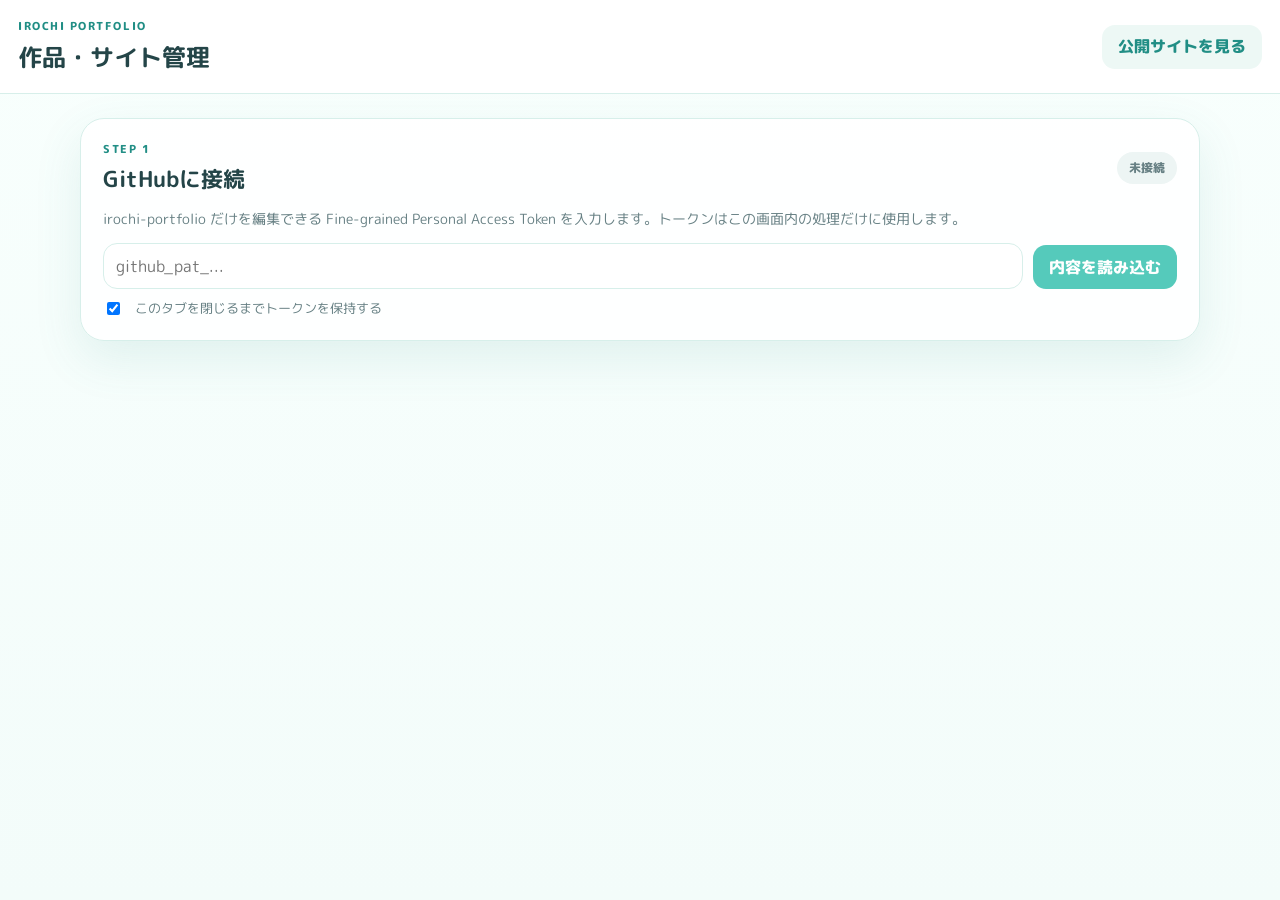
<file: admin.html>
<!DOCTYPE html>
<html lang="ja">
<head>
<meta charset="UTF-8"><meta name="viewport" content="width=device-width,initial-scale=1,viewport-fit=cover">
<meta name="robots" content="noindex,nofollow"><meta name="theme-color" content="#6ad7c9">
<title>作品・サイト管理 | irochi portfolio</title>
<link rel="preconnect" href="https://fonts.googleapis.com"><link rel="preconnect" href="https://fonts.gstatic.com" crossorigin>
<link href="https://fonts.googleapis.com/css2?family=M+PLUS+Rounded+1c:wght@400;500;700;800&display=swap" rel="stylesheet">
<link rel="stylesheet" href="admin.css">
</head>
<body>
<header class="admin-header"><div><p class="eyebrow">IROCHI PORTFOLIO</p><h1>作品・サイト管理</h1></div><a class="ghost-button" href="./" target="_blank" rel="noopener">公開サイトを見る</a></header>
<main class="admin-shell">
<section class="panel" id="auth-panel">
<div class="panel-heading"><div><p class="step">STEP 1</p><h2>GitHubに接続</h2></div><span class="status-badge" id="connection-status">未接続</span></div>
<p class="muted">irochi-portfolio だけを編集できる Fine-grained Personal Access Token を入力します。トークンはこの画面内の処理だけに使用します。</p>
<div class="token-row"><input id="token-input" type="password" autocomplete="off" placeholder="github_pat_..."><button id="load-button" class="primary-button">内容を読み込む</button></div>
<label class="check-row"><input id="remember-session" type="checkbox" checked><span>このタブを閉じるまでトークンを保持する</span></label>
</section>

<section class="panel hidden" id="editor-panel">
<div class="panel-heading editor-heading"><div><p class="step">STEP 2</p><h2>サイト・プロフィール・作品を編集</h2></div>
<div class="editor-actions"><label class="primary-button file-button">写真を追加<input id="file-input" type="file" accept="image/*" multiple></label><button id="save-draft" class="ghost-button">下書き保存</button><button id="load-draft" class="ghost-button">下書き読込</button><button id="clear-draft" class="ghost-button">下書き破棄</button><button id="publish-button" class="publish-button">変更を公開</button></div></div>
<div class="tips"><span>サイト設定</span><span>プロフィール画像差し替え</span><span>ドラッグまたは↑↓で並び替え</span><span>作品画像差し替え</span><span>非公開</span><span>説明・タグ</span><span>制作日・公開日</span><span>サムネ位置</span><span>複製</span></div>
<div class="history-box"><label>変更履歴<select id="history-select"><option value="">履歴を選択</option></select></label><button id="load-history" class="ghost-button">この履歴を読み込む</button></div>

<section class="site-settings-manager" aria-labelledby="site-settings-title">
<div class="settings-heading"><div><p class="step">SITE SETTINGS</p><h3 id="site-settings-title">サイト設定</h3></div><p class="muted">公開サイトの文章・料金・リンク・オープニング演出をコード編集なしで変更できます。</p></div>
<div class="settings-grid">
<label class="settings-wide"><span>ヒーローのキャッチコピー</span><input id="setting-hero-catchphrase" type="text" maxlength="80" placeholder="かわいいを、ひとつの絵に。"></label>
<label class="settings-wide"><span>プロフィール文章</span><textarea id="setting-profile-text" rows="4" maxlength="300"></textarea></label>
<label><span>XアカウントURL</span><input id="setting-x-url" type="text" inputmode="url" placeholder="https://x.com/_irochi_"></label>
<label><span>Xの表示名</span><input id="setting-x-label" type="text" maxlength="60" placeholder="X @_irochi_"></label>
<label class="settings-wide"><span>支払い方法</span><input id="setting-payment-methods" type="text" maxlength="120" placeholder="PayPay / 銀行振込"></label>
<div class="settings-toggle settings-wide"><div><strong>オープニング演出</strong><span>斜めの扉が開く演出を表示するか設定できます。</span></div><label class="switch"><input id="setting-opening-enabled" type="checkbox"><span></span></label></div>
</div>

<div class="price-settings-heading"><div><p class="step">COMMISSION PRICE</p><h4>料金表</h4></div><p class="muted">「おすすめ」にする項目もここから変更できます。</p></div>
<div class="price-settings-grid" id="price-settings-grid">
<article class="price-setting-card" data-price-index="0"><label><span>項目名</span><input class="setting-price-title" type="text"></label><label><span>料金</span><input class="setting-price-value" type="text"></label><label><span>説明（1行ごと）</span><textarea class="setting-price-items" rows="4"></textarea></label><label class="recommended-radio"><input type="radio" name="recommended-price" value="0"><span>おすすめにする</span></label></article>
<article class="price-setting-card" data-price-index="1"><label><span>項目名</span><input class="setting-price-title" type="text"></label><label><span>料金</span><input class="setting-price-value" type="text"></label><label><span>説明（1行ごと）</span><textarea class="setting-price-items" rows="4"></textarea></label><label class="recommended-radio"><input type="radio" name="recommended-price" value="1"><span>おすすめにする</span></label></article>
<article class="price-setting-card" data-price-index="2"><label><span>項目名</span><input class="setting-price-title" type="text"></label><label><span>料金</span><input class="setting-price-value" type="text"></label><label><span>説明（1行ごと）</span><textarea class="setting-price-items" rows="4"></textarea></label><label class="recommended-radio"><input type="radio" name="recommended-price" value="2"><span>おすすめにする</span></label></article>
<article class="price-setting-card" data-price-index="3"><label><span>項目名</span><input class="setting-price-title" type="text"></label><label><span>料金</span><input class="setting-price-value" type="text"></label><label><span>説明（1行ごと）</span><textarea class="setting-price-items" rows="4"></textarea></label><label class="recommended-radio"><input type="radio" name="recommended-price" value="3"><span>おすすめにする</span></label></article>
</div>
</section>

<section class="profile-manager" aria-labelledby="profile-manager-title">
<div class="profile-manager-copy">
<p class="step">PROFILE IMAGE</p>
<h3 id="profile-manager-title">プロフィールイラスト</h3>
<p class="muted">公開サイトの「irochi」プロフィールに表示される活動イメージです。スマホの写真からいつでも差し替えられます。</p>
<div class="profile-actions">
<label class="primary-button file-button">画像を差し替え<input id="profile-file-input" type="file" accept="image/*"></label>
<button id="profile-undo-button" class="ghost-button hidden" type="button">差し替えを取消</button>
</div>
</div>
<div class="profile-preview-wrap">
<img id="profile-preview" src="assets/irochi-profile.webp" alt="プロフィールイラストのプレビュー">
<span id="profile-replace-badge" class="replace-badge hidden">差し替え</span>
</div>
</section>

<div class="works-subheading"><div><p class="step">WORKS</p><h3>作品一覧</h3></div></div>
<div id="empty-state" class="empty-state hidden">作品がありません。「写真を追加」から追加してください。</div>
<div id="works-list" class="works-list"></div>
</section>

<section class="panel hidden" id="publish-panel"><div class="panel-heading"><div><p class="step">STATUS</p><h2>公開状況</h2></div></div><div id="publish-status" class="publish-status"></div></section>
</main>

<template id="work-template">
<article class="work-editor-card" draggable="true">
<div class="drag-handle">⋮⋮</div>
<div class="preview-column"><div class="preview-wrap"><img class="work-preview" alt=""><span class="new-badge hidden">NEW</span><span class="replace-badge hidden">差し替え</span></div><label class="replace-button">画像を差し替え<input class="replace-input" type="file" accept="image/*"></label><button class="undo-replace hidden">差し替え取消</button></div>
<div class="work-fields">
<label><span>タイトル</span><input class="title-input" type="text" maxlength="60"></label>
<label><span>説明文</span><textarea class="description-input" rows="3" maxlength="200"></textarea></label>
<div class="field-grid triple"><label><span>カテゴリ</span><select class="category-select"><option value="girl">女の子</option><option value="stream">配信系</option><option value="event">記念・お祝い</option><option value="other">その他</option></select></label><label><span>表示サイズ</span><select class="size-select"><option value="normal">標準</option><option value="large">大きめ</option><option value="tall">縦長</option><option value="wide">横長</option></select></label><label><span>タグ（カンマ区切り）</span><input class="tags-input" type="text"></label></div>
<div class="field-grid"><label><span>制作日</span><input class="created-input" type="date"></label><label><span>公開日</span><input class="published-input" type="date"></label></div>
<div class="thumb-box"><div class="thumb-head"><span>サムネイル位置</span><small>X <b class="fxv">50</b>% / Y <b class="fyv">35</b>%</small></div><label><small>横</small><input class="focal-x" type="range" min="0" max="100"></label><label><small>縦</small><input class="focal-y" type="range" min="0" max="100"></label></div>
<div class="toggle-row"><label><input class="hero-radio" type="radio" name="hero-work"><span>トップ画像</span></label><label><input class="visible-checkbox" type="checkbox"><span>公開する</span></label></div>
</div>
<div class="order-actions"><button class="icon-button move-up">↑</button><button class="icon-button move-down">↓</button><button class="mini-button duplicate-button">複製</button><button class="remove-button">一覧から外す</button></div>
</article>
</template>
<script src="admin.js"></script>
</body></html>
</file>
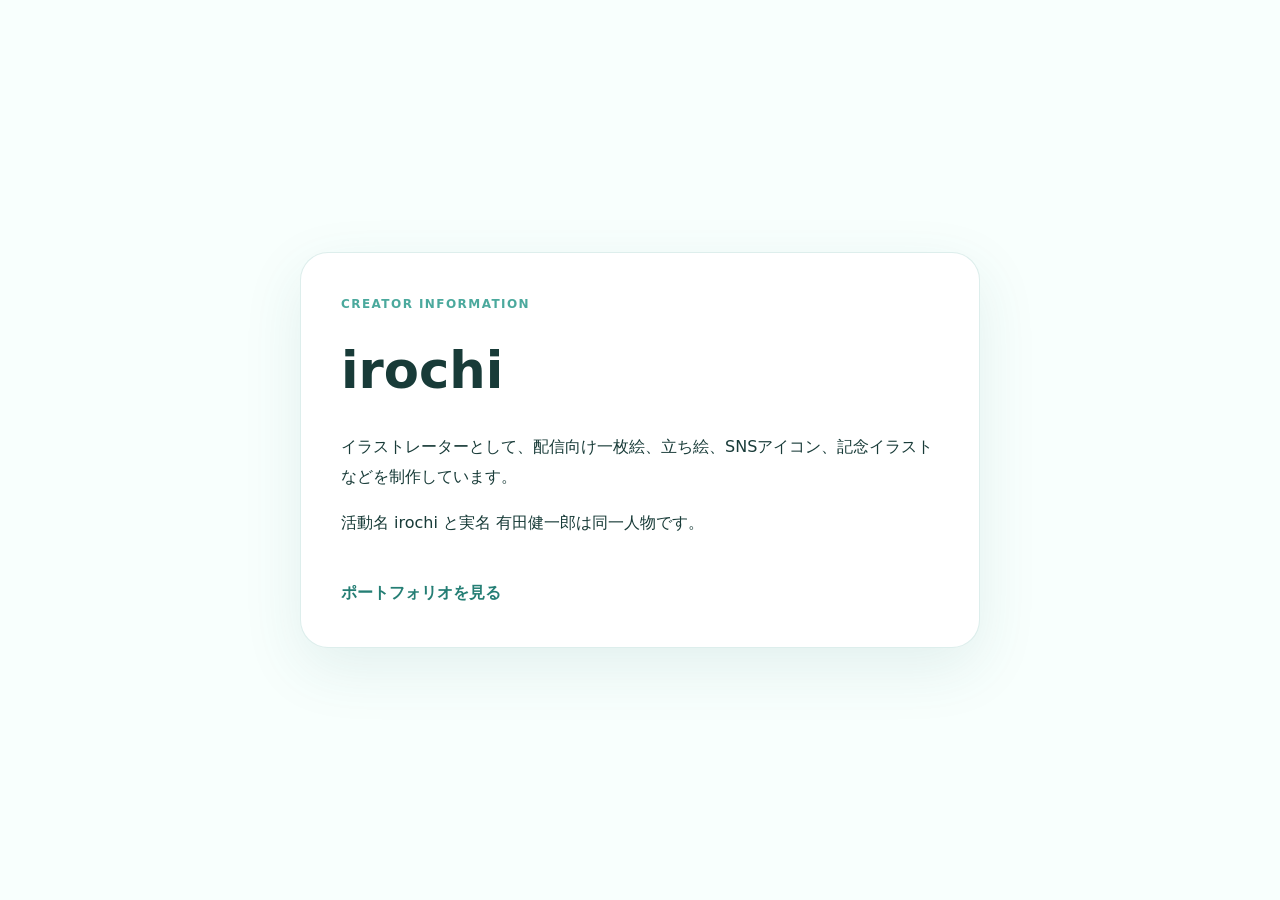
<file: creator-info.html>
<!DOCTYPE html>
<html lang="ja">
<head>
  <meta charset="UTF-8">
  <meta name="viewport" content="width=device-width, initial-scale=1.0">
  <title>Creator Information | irochi</title>
  <meta name="description" content="irochi のクリエイター情報ページです。">
  <meta name="robots" content="index,follow,max-snippet:0,max-image-preview:none">
  <meta name="googlebot" content="index,follow,max-snippet:0,max-image-preview:none">
  <link rel="canonical" href="https://irochi1184.github.io/irochi-portfolio/creator-info.html">
  <link rel="stylesheet" href="style.css">
  <script type="application/ld+json">
  {
    "@context": "https://schema.org",
    "@type": "ProfilePage",
    "@id": "https://irochi1184.github.io/irochi-portfolio/creator-info.html#profilepage",
    "url": "https://irochi1184.github.io/irochi-portfolio/creator-info.html",
    "name": "Creator Information | irochi",
    "mainEntity": {
      "@type": "Person",
      "@id": "https://irochi1184.github.io/irochi-portfolio/#creator",
      "name": "irochi",
      "alternateName": ["Irochi", "IROCHI", "有田健一郎"],
      "url": "https://irochi1184.github.io/irochi-portfolio/",
      "jobTitle": "イラストレーター",
      "sameAs": ["https://x.com/_irochi_"],
      "mainEntityOfPage": "https://irochi1184.github.io/irochi-portfolio/creator-info.html"
    }
  }
  </script>
  <style>
    body{min-height:100vh;display:grid;place-items:center;padding:32px;background:#f8fffd;color:#183b38;font-family:"M PLUS Rounded 1c",system-ui,sans-serif}
    .creator-info-card{width:min(680px,100%);padding:40px;border-radius:28px;background:#fff;border:1px solid rgba(69,163,151,.18);box-shadow:0 20px 60px rgba(43,110,103,.10)}
    .creator-info-card .eyebrow{letter-spacing:.12em;font-weight:800;color:#4ba99d}
    .creator-info-card h1{margin:.4rem 0 1rem;font-size:clamp(2rem,6vw,3.2rem)}
    .creator-info-card p{line-height:1.9}
    .creator-info-card a{display:inline-flex;margin-top:24px;font-weight:800;color:#247e74;text-decoration:none}
  </style>
</head>
<body>
  <main class="creator-info-card">
    <p class="eyebrow">CREATOR INFORMATION</p>
    <h1>irochi</h1>
    <p>イラストレーターとして、配信向け一枚絵、立ち絵、SNSアイコン、記念イラストなどを制作しています。</p>
    <p data-nosnippet>活動名 irochi と実名 有田健一郎は同一人物です。</p>
    <a href="./">ポートフォリオを見る</a>
  </main>
</body>
</html>
</file>
<file: admin.css>
:root{--bg:#f3fcfa;--card:#fff;--text:#244548;--muted:#678084;--line:#d7efea;--main:#55cabb;--main-dark:#218e85;--danger:#c86473;--shadow:0 18px 48px rgba(67,149,141,.12)}*{box-sizing:border-box}body{margin:0;min-height:100vh;font-family:"M PLUS Rounded 1c",sans-serif;color:var(--text);background:linear-gradient(180deg,#f8fffd,var(--bg))}button,input,select,textarea{font:inherit}button{cursor:pointer}textarea{resize:vertical}.admin-header{position:sticky;top:0;z-index:20;display:flex;align-items:center;justify-content:space-between;gap:18px;padding:18px;background:rgba(255,255,255,.92);border-bottom:1px solid var(--line);backdrop-filter:blur(18px)}.admin-header h1{margin:0;font-size:24px}.eyebrow,.step{margin:0 0 4px;color:var(--main-dark);font-size:11px;font-weight:800;letter-spacing:.14em}.admin-shell{width:min(1120px,calc(100% - 24px));margin:24px auto 64px;display:grid;gap:18px}.panel{padding:22px;border:1px solid var(--line);border-radius:24px;background:rgba(255,255,255,.94);box-shadow:var(--shadow)}.panel-heading{display:flex;align-items:center;justify-content:space-between;gap:16px;margin-bottom:14px}.panel-heading h2{margin:0;font-size:22px}.muted{color:var(--muted);font-size:14px}.status-badge{padding:7px 12px;border-radius:999px;background:#edf5f4;color:var(--muted);font-size:12px;font-weight:800}.status-badge.connected{background:#e3f8f3;color:var(--main-dark)}.token-row,.history-box{display:grid;grid-template-columns:1fr auto;gap:10px;align-items:end}input[type=text],input[type=password],input[type=date],select,textarea{width:100%;min-height:46px;padding:9px 12px;border:1px solid var(--line);border-radius:14px;background:#fff;color:var(--text);outline:none}input:focus,select:focus,textarea:focus{border-color:var(--main);box-shadow:0 0 0 3px rgba(85,202,187,.14)}.primary-button,.publish-button,.ghost-button,.mini-button,.replace-button,.undo-replace{display:inline-flex;align-items:center;justify-content:center;min-height:44px;padding:0 16px;border:0;border-radius:13px;font-weight:800;text-decoration:none}.primary-button{background:var(--main);color:#fff}.publish-button{background:var(--main-dark);color:#fff}.ghost-button,.mini-button,.replace-button,.undo-replace{background:#edf8f5;color:var(--main-dark)}.file-button input,.replace-button input{display:none}.check-row,.toggle-row{display:flex;align-items:center;gap:12px;margin-top:10px;color:var(--muted);font-size:13px}.editor-heading{align-items:flex-start}.editor-actions{display:flex;flex-wrap:wrap;gap:8px;justify-content:flex-end}.tips{display:flex;flex-wrap:wrap;gap:8px;margin-bottom:16px}.tips span{padding:6px 10px;background:#eef9f6;border-radius:999px;font-size:11px;color:var(--main-dark);font-weight:700}.history-box{margin:0 0 18px;padding:14px;border:1px solid var(--line);border-radius:16px;background:#fbfffe}.history-box label{display:grid;gap:5px;color:var(--muted);font-size:12px}.site-settings-manager{margin:0 0 26px;padding:20px;border:1px solid var(--line);border-radius:20px;background:linear-gradient(135deg,#fffefd,#f2fbf8)}.settings-heading,.price-settings-heading{display:flex;align-items:end;justify-content:space-between;gap:18px}.settings-heading h3,.price-settings-heading h4{margin:0;font-size:20px}.settings-heading .muted,.price-settings-heading .muted{margin:0;max-width:520px}.settings-grid{display:grid;grid-template-columns:1fr 1fr;gap:12px;margin-top:18px}.settings-grid label,.price-setting-card label{display:grid;gap:5px}.settings-grid label>span,.price-setting-card label>span{font-size:11px;font-weight:700;color:var(--muted)}.settings-wide{grid-column:1/-1}.settings-toggle{display:flex;align-items:center;justify-content:space-between;gap:18px;padding:14px 16px;border:1px solid var(--line);border-radius:16px;background:#fff}.settings-toggle strong{display:block;font-size:14px}.settings-toggle span{display:block;margin-top:3px;color:var(--muted);font-size:12px}.switch{position:relative;flex:0 0 auto}.switch input{position:absolute;opacity:0;pointer-events:none}.switch span{display:block;width:54px;height:30px;margin:0;border-radius:999px;background:#dbeae7;position:relative;transition:.25s ease}.switch span::after{content:"";position:absolute;width:24px;height:24px;top:3px;left:3px;border-radius:50%;background:#fff;box-shadow:0 2px 8px rgba(0,0,0,.14);transition:.25s ease}.switch input:checked+span{background:var(--main)}.switch input:checked+span::after{transform:translateX(24px)}.price-settings-heading{margin-top:24px;padding-top:20px;border-top:1px solid var(--line)}.price-settings-grid{display:grid;grid-template-columns:repeat(2,1fr);gap:12px;margin-top:14px}.price-setting-card{display:grid;gap:10px;padding:14px;border:1px solid var(--line);border-radius:16px;background:#fff}.recommended-radio{display:flex!important;grid-template-columns:auto 1fr;align-items:center;gap:8px;padding:9px 10px;border-radius:12px;background:#f3faf8;color:var(--main-dark)}.recommended-radio input{accent-color:var(--main-dark)}.profile-manager{display:grid;grid-template-columns:1fr 220px;gap:24px;align-items:center;margin:0 0 26px;padding:20px;border:1px solid var(--line);border-radius:20px;background:linear-gradient(135deg,#fbfffe,#f2fbf8)}.profile-manager h3,.works-subheading h3{margin:0;font-size:20px}.profile-manager .muted{margin:10px 0 0}.profile-actions{display:flex;flex-wrap:wrap;gap:8px;margin-top:16px}.profile-preview-wrap{position:relative;overflow:hidden;width:220px;aspect-ratio:1;border-radius:20px;border:1px solid var(--line);background:#fff;box-shadow:0 12px 28px rgba(67,149,141,.12)}.profile-preview-wrap img{width:100%;height:100%;display:block;object-fit:cover}.profile-preview-wrap .replace-badge{left:10px;bottom:10px}.works-subheading{display:flex;align-items:end;justify-content:space-between;margin:6px 0 14px}.works-list{display:grid;gap:14px}.work-editor-card{display:grid;grid-template-columns:28px 130px 1fr 110px;gap:14px;align-items:start;padding:14px;border:1px solid var(--line);border-radius:20px;background:#fff}.work-editor-card.dragging{opacity:.5}.drag-handle{display:grid;place-items:center;min-height:130px;color:var(--muted);font-size:20px;cursor:grab;user-select:none}.preview-column{display:grid;gap:8px}.preview-wrap{position:relative;overflow:hidden;width:130px;aspect-ratio:1;border-radius:15px;background:#eef7f5}.work-preview{width:100%;height:100%;object-fit:cover;display:block}.new-badge,.replace-badge{position:absolute;left:8px;padding:4px 8px;border-radius:999px;color:#fff;font-size:10px;font-weight:800}.new-badge{top:8px;background:var(--main-dark)}.replace-badge{bottom:8px;background:#ec9160}.work-fields{display:grid;gap:10px}.work-fields label>span,.thumb-head span{display:block;margin-bottom:5px;color:var(--muted);font-size:11px;font-weight:700}.field-grid{display:grid;grid-template-columns:1fr 1fr;gap:10px}.field-grid.triple{grid-template-columns:1fr 1fr 1fr}.thumb-box{padding:12px;border:1px solid var(--line);border-radius:14px;background:#fbfffe}.thumb-head{display:flex;justify-content:space-between;gap:10px;margin-bottom:6px}.thumb-head small{color:var(--muted)}.thumb-box input[type=range]{width:100%}.toggle-row label{display:flex;align-items:center;gap:7px}.order-actions{display:grid;grid-template-columns:1fr 1fr;gap:7px}.icon-button,.remove-button{min-height:42px;border:1px solid var(--line);border-radius:12px;background:#f8fcfb;color:var(--text)}.duplicate-button,.remove-button{grid-column:1/-1}.remove-button{color:var(--danger)}.empty-state,.publish-status{padding:22px;border-radius:16px;background:#f2faf8;color:var(--muted);font-size:14px}.publish-status.success{background:#e8faf5;color:var(--main-dark)}.publish-status.error{background:#fff0f2;color:#a84b5a}.hidden{display:none!important}body.busy::after{content:"処理中…";position:fixed;inset:0;z-index:999;display:grid;place-items:center;background:rgba(255,255,255,.8);backdrop-filter:blur(6px);font-weight:800;color:var(--main-dark)}@media(max-width:900px){.settings-heading,.price-settings-heading{align-items:start;flex-direction:column}.price-settings-grid{grid-template-columns:1fr}.profile-manager{grid-template-columns:1fr 180px}.profile-preview-wrap{width:180px}.work-editor-card{grid-template-columns:28px 110px 1fr}.order-actions{grid-column:2/-1;grid-template-columns:repeat(4,1fr)}.duplicate-button,.remove-button{grid-column:auto}.field-grid.triple{grid-template-columns:1fr}}@media(max-width:700px){.panel{padding:16px;border-radius:20px}.token-row,.history-box,.settings-grid{grid-template-columns:1fr}.settings-wide{grid-column:auto}.editor-heading{display:grid}.editor-actions{justify-content:stretch}.editor-actions>*{flex:1}.settings-toggle{align-items:flex-start}.profile-manager{grid-template-columns:1fr}.profile-preview-wrap{width:min(220px,100%)}.work-editor-card{grid-template-columns:1fr}.drag-handle{min-height:auto}.preview-wrap{width:100px}.field-grid{grid-template-columns:1fr}.order-actions{grid-column:auto;grid-template-columns:1fr 1fr}.duplicate-button,.remove-button{grid-column:auto}}
</file>
<file: style.css>
:root {
  --bg: #f7fffd;
  --bg-soft: #eefcf8;
  --white: #ffffff;
  --text: #234447;
  --muted: #5f7b7f;
  --line: #d8f1eb;
  --main: #6ad7c9;
  --main-deep: #35b9ac;
  --main-dark: #1f8f87;
  --pink: #ffb9d8;
  --yellow: #ffe59c;
  --shadow: 0 20px 50px rgba(80, 170, 160, 0.14);
  --radius-xl: 36px;
  --radius-lg: 26px;
  --radius-md: 18px;
}

* { box-sizing: border-box; }
html { scroll-behavior: smooth; }
body {
  margin: 0;
  font-family: "M PLUS Rounded 1c", sans-serif;
  color: var(--text);
  background:
    radial-gradient(circle at top left, rgba(255,255,255,.95), rgba(255,255,255,.75) 40%, transparent 42%),
    linear-gradient(180deg, #f7fffd 0%, #effcf7 50%, #f8fffd 100%);
  line-height: 1.75;
  overflow-x: hidden;
  position: relative;
}
img { display: block; width: 100%; }
a { color: inherit; text-decoration: none; }
button { font: inherit; }

.bg-bubbles {
  position: fixed;
  z-index: -1;
  border-radius: 50%;
  filter: blur(3px);
  opacity: .55;
}
.bubble-a {
  width: 280px; height: 280px;
  top: -80px; left: -60px;
  background: radial-gradient(circle, rgba(106,215,201,.22), rgba(106,215,201,0));
}
.bubble-b {
  width: 360px; height: 360px;
  top: 18%; right: -120px;
  background: radial-gradient(circle, rgba(255,185,216,.16), rgba(255,185,216,0));
}
.bubble-c {
  width: 300px; height: 300px;
  bottom: 10%; left: -120px;
  background: radial-gradient(circle, rgba(255,229,156,.18), rgba(255,229,156,0));
}

.site-header {
  position: sticky;
  top: 14px;
  z-index: 20;
  display: flex;
  align-items: center;
  justify-content: space-between;
  width: min(1180px, calc(100% - 28px));
  margin: 18px auto 0;
  padding: 14px 18px 14px 22px;
  background: rgba(255,255,255,.74);
  border: 1px solid rgba(216,241,235,.92);
  box-shadow: 0 10px 30px rgba(102, 186, 177, .1);
  backdrop-filter: blur(16px);
  border-radius: 999px;
}
.logo {
  display: inline-flex;
  align-items: baseline;
  gap: 10px;
}
.logo-main {
  font-family: "Baloo 2", sans-serif;
  font-size: 30px;
  line-height: 1;
  color: var(--main-dark);
}
.logo-sub {
  font-size: 11px;
  letter-spacing: .12em;
  color: var(--muted);
  text-transform: uppercase;
}
.nav {
  display: flex;
  align-items: center;
  gap: 28px;
  font-size: 14px;
}
.nav a { transition: transform .2s ease, opacity .2s ease; }
.nav a:hover { transform: translateY(-2px); opacity: .8; }
.nav-contact {
  padding: 11px 18px;
  background: linear-gradient(135deg, var(--main), var(--main-deep));
  color: white;
  border-radius: 999px;
}
.menu-button {
  display: none;
  border: 0;
  background: transparent;
  padding: 8px;
}
.menu-button span {
  display: block;
  width: 24px;
  height: 2px;
  margin: 5px 0;
  background: var(--main-dark);
  border-radius: 999px;
}

.section-shell {
  width: min(1180px, calc(100% - 32px));
  margin: 0 auto;
}
.hero {
  display: grid;
  grid-template-columns: .95fr 1.05fr;
  gap: 52px;
  padding: 62px 0 52px;
  align-items: center;
}
.mini-badges {
  display: flex;
  flex-wrap: wrap;
  gap: 10px;
  margin-bottom: 18px;
}
.mini-badges span {
  padding: 8px 14px;
  border-radius: 999px;
  background: rgba(106,215,201,.15);
  color: var(--main-dark);
  font-size: 12px;
  font-weight: 700;
}
.eyebrow {
  margin: 0 0 10px;
  color: var(--main-dark);
  font-size: 12px;
  letter-spacing: .16em;
  font-weight: 800;
}
.hero h1, .section-heading h2, .contact-card h2 {
  margin: 0;
  font-family: "Baloo 2", sans-serif;
  font-weight: 700;
  line-height: 1.08;
}
.hero h1 { font-size: clamp(42px, 6vw, 74px); }
.hero-text {
  max-width: 560px;
  margin: 20px 0 0;
  color: var(--muted);
  font-size: 15px;
}
.hero-actions {
  display: flex;
  flex-wrap: wrap;
  gap: 12px;
  margin-top: 28px;
}
.button {
  display: inline-flex;
  align-items: center;
  justify-content: center;
  min-height: 52px;
  padding: 0 24px;
  border-radius: 999px;
  border: 1px solid transparent;
  font-size: 14px;
  font-weight: 800;
  transition: transform .2s ease, box-shadow .2s ease;
}
.button:hover {
  transform: translateY(-2px);
  box-shadow: 0 8px 18px rgba(70, 180, 165, .14);
}
.button.primary {
  background: linear-gradient(135deg, var(--main), var(--main-deep));
  color: white;
}
.button.secondary {
  background: white;
  border-color: var(--line);
}
.hero-stats {
  display: grid;
  grid-template-columns: repeat(3, minmax(0, 1fr));
  gap: 12px;
  margin-top: 30px;
}
.hero-stats div {
  padding: 16px 14px;
  background: rgba(255,255,255,.76);
  border: 1px solid var(--line);
  border-radius: 20px;
  text-align: center;
  box-shadow: var(--shadow);
}
.hero-stats strong {
  display: block;
  font-family: "Baloo 2", sans-serif;
  font-size: 24px;
  line-height: 1;
  color: var(--main-dark);
}
.hero-stats span {
  display: block;
  margin-top: 6px;
  font-size: 12px;
  color: var(--muted);
}

.hero-visual {
  position: relative;
  min-height: 650px;
}
.hero-card {
  position: absolute;
  overflow: hidden;
  background: white;
  border: 1px solid var(--line);
  box-shadow: var(--shadow);
}
.main-card {
  width: min(86%, 560px);
  top: 26px;
  right: 24px;
  border-radius: 42px;
  padding: 16px;
  background: linear-gradient(180deg, #ffffff, #f5fffd);
}
.main-card img {
  aspect-ratio: 4 / 5;
  object-fit: cover;
  border-radius: 30px;
}
.mini-card {
  width: 205px;
  padding: 10px;
  border-radius: 28px;
}
.mini-card img {
  aspect-ratio: 1 / 1;
  object-fit: cover;
  border-radius: 20px;
}
.card-top { left: 0; top: 0; transform: rotate(-7deg); }
.card-bottom { left: 16px; bottom: 34px; transform: rotate(7deg); }
.float-tag {
  position: absolute;
  display: inline-flex;
  align-items: center;
  justify-content: center;
  height: 40px;
  padding: 0 18px;
  border-radius: 999px;
  font-family: "Baloo 2", sans-serif;
  font-size: 22px;
  color: white;
  box-shadow: var(--shadow);
}
.tag-left { right: 22px; top: 0; background: linear-gradient(135deg, #ff9fc8, #ffbfdf); }
.tag-right { right: 0; bottom: 18px; background: linear-gradient(135deg, #67d6c6, #2bb0a1); }

.marquee {
  overflow: hidden;
  border-top: 1px solid rgba(216,241,235,.95);
  border-bottom: 1px solid rgba(216,241,235,.95);
  background: rgba(255,255,255,.55);
}
.marquee-track {
  display: flex;
  gap: 34px;
  width: max-content;
  padding: 16px 0;
  animation: marquee 28s linear infinite;
}
.marquee-track span {
  font-family: "Baloo 2", sans-serif;
  font-size: 22px;
  color: var(--main-dark);
}
@keyframes marquee {
  from { transform: translateX(0); }
  to { transform: translateX(-50%); }
}

.pick-up {
  display: grid;
  grid-template-columns: 1fr 1fr;
  gap: 18px;
  padding: 40px 0 20px;
}
.pickup-card {
  display: flex;
  gap: 18px;
  padding: 24px 24px;
  background: rgba(255,255,255,.82);
  border: 1px solid var(--line);
  border-radius: 26px;
  box-shadow: var(--shadow);
}
.pickup-card h2 {
  margin: 0;
  font-size: 20px;
  font-family: "Baloo 2", sans-serif;
}
.pickup-card p { margin: 6px 0 0; color: var(--muted); }
.pickup-icon {
  flex: 0 0 auto;
  display: grid;
  place-items: center;
  width: 56px;
  height: 56px;
  border-radius: 20px;
  background: linear-gradient(135deg, rgba(106,215,201,.2), rgba(255,185,216,.26));
  font-size: 26px;
  color: var(--main-dark);
}

.works-section,
.about-section,
.commission-section,
.contact-section {
  padding: 96px 0 0;
}
.section-heading {
  display: grid;
  grid-template-columns: .92fr 1.08fr;
  gap: 36px;
  align-items: end;
  margin-bottom: 32px;
}
.section-heading.compact { grid-template-columns: 1fr; }
.section-heading h2,
.contact-card h2 { font-size: clamp(34px, 4vw, 56px); }
.section-heading p { margin: 0; color: var(--muted); }

.filters {
  display: flex;
  flex-wrap: wrap;
  gap: 10px;
  margin-bottom: 24px;
}
.filter {
  padding: 10px 16px;
  border-radius: 999px;
  border: 1px solid var(--line);
  background: rgba(255,255,255,.76);
  color: var(--muted);
  cursor: pointer;
  font-weight: 700;
}
.filter.active {
  background: linear-gradient(135deg, var(--main), var(--main-deep));
  border-color: transparent;
  color: white;
}

.gallery {
  display: grid;
  grid-template-columns: repeat(12, 1fr);
  gap: 18px;
}
.work-card {
  grid-column: span 4;
  position: relative;
  overflow: hidden;
  min-height: 360px;
  border-radius: 28px;
  border: 1px solid var(--line);
  background: white;
  box-shadow: var(--shadow);
  cursor: pointer;
}
.work-card.large { grid-column: span 6; min-height: 470px; }
.work-card.wide { grid-column: span 6; min-height: 420px; }
.work-card.tall { min-height: 500px; }
.work-card img {
  width: 100%;
  height: 100%;
  object-fit: cover;
  transition: transform .35s ease;
}
.work-card:hover img { transform: scale(1.03); }
.work-info {
  position: absolute;
  left: 14px;
  right: 14px;
  bottom: 14px;
  padding: 14px 16px;
  border-radius: 18px;
  background: rgba(255,255,255,.86);
  backdrop-filter: blur(14px);
}
.work-info span {
  display: block;
  font-size: 11px;
  color: var(--main-dark);
  font-weight: 800;
}
.work-info h3 {
  margin: 2px 0 0;
  font-size: 16px;
}

.about-grid {
  display: grid;
  grid-template-columns: 1fr 1fr;
  gap: 18px;
}
.about-card {
  padding: 30px;
  border-radius: 28px;
  border: 1px solid var(--line);
  background: rgba(255,255,255,.8);
  box-shadow: var(--shadow);
}
.card-label {
  display: inline-flex;
  padding: 7px 12px;
  border-radius: 999px;
  background: rgba(106,215,201,.16);
  color: var(--main-dark);
  font-size: 11px;
  font-weight: 800;
}
.about-card h3 {
  margin: 16px 0 12px;
  font-family: "Baloo 2", sans-serif;
  font-size: 30px;
}
.about-card p { margin: 0; color: var(--muted); }
.profile-card ul {
  margin: 18px 0 0;
  padding-left: 18px;
  color: var(--text);
}
.point-list {
  display: grid;
  gap: 12px;
  margin-top: 16px;
}
.point-list div {
  display: grid;
  grid-template-columns: 54px 1fr;
  gap: 12px;
  align-items: start;
  padding: 16px;
  border-radius: 20px;
  background: linear-gradient(135deg, rgba(106,215,201,.13), rgba(255,185,216,.12));
}
.point-list strong {
  display: grid;
  place-items: center;
  width: 54px;
  height: 54px;
  border-radius: 18px;
  background: white;
  color: var(--main-dark);
  font-family: "Baloo 2", sans-serif;
  font-size: 21px;
}
.point-list p { margin: 0; }

.price-grid {
  display: grid;
  grid-template-columns: repeat(4, 1fr);
  gap: 16px;
}
.price-card {
  position: relative;
  padding: 28px 24px;
  background: rgba(255,255,255,.82);
  border: 1px solid var(--line);
  border-radius: 28px;
  box-shadow: var(--shadow);
}
.price-card.featured {
  background: linear-gradient(180deg, rgba(106,215,201,.16), rgba(255,255,255,.92));
}
.card-badge {
  position: absolute;
  top: 20px;
  right: 20px;
  padding: 6px 10px;
  border-radius: 999px;
  background: var(--pink);
  color: white;
  font-size: 10px;
  font-weight: 800;
}
.price-card h3 {
  margin: 0;
  font-size: 18px;
}
.price {
  margin: 8px 0 14px;
  font-family: "Baloo 2", sans-serif;
  font-size: 34px;
  line-height: 1;
  color: var(--main-dark);
}
/* Keep currency glyphs out of the decorative numeral font. */
.price-currency {
  font-family: Arial, "Helvetica Neue", "Noto Sans", sans-serif;
}
.price-card ul {
  margin: 0;
  padding-left: 18px;
  color: var(--muted);
}

.commission-grid {
  display: grid;
  grid-template-columns: 1fr 1fr;
  gap: 18px;
  margin-top: 18px;
}
.extra-card,
.flow-card {
  padding: 30px;
  border-radius: 28px;
  border: 1px solid var(--line);
  background: rgba(255,255,255,.82);
  box-shadow: var(--shadow);
}
.extra-card h3,
.flow-card h3 {
  margin: 0 0 18px;
  font-family: "Baloo 2", sans-serif;
  font-size: 28px;
}
.extra-list {
  display: grid;
  gap: 10px;
}
.extra-list div {
  display: flex;
  justify-content: space-between;
  gap: 16px;
  padding: 14px 0;
  border-top: 1px solid var(--line);
}
.extra-list strong { color: var(--main-dark); }
.flow-card ol {
  display: grid;
  grid-template-columns: repeat(2, 1fr);
  gap: 12px;
  list-style: none;
  padding: 0;
  margin: 0;
}
.flow-card li {
  padding: 18px;
  border-radius: 22px;
  background: linear-gradient(135deg, rgba(106,215,201,.12), rgba(255,185,216,.12));
}
.flow-card li span {
  display: inline-grid;
  place-items: center;
  width: 40px;
  height: 40px;
  border-radius: 14px;
  background: white;
  color: var(--main-dark);
  font-family: "Baloo 2", sans-serif;
  font-size: 24px;
}
.flow-card li p {
  margin: 12px 0 0;
  font-weight: 700;
}

.contact-section { padding-bottom: 92px; }
.contact-card {
  padding: 56px 46px;
  text-align: center;
  border-radius: 36px;
  background: linear-gradient(135deg, rgba(106,215,201,.92), rgba(93,203,190,.96));
  color: white;
  box-shadow: 0 20px 50px rgba(66, 177, 164, 0.24);
}
.contact-card .eyebrow { color: rgba(255,255,255,.88); }
.contact-card p:not(.eyebrow):not(.contact-note) {
  max-width: 700px;
  margin: 18px auto 0;
  color: rgba(255,255,255,.92);
}
.contact-buttons {
  display: flex;
  justify-content: center;
  gap: 12px;
  margin-top: 28px;
}
.contact-card .button.primary {
  background: white;
  color: var(--main-dark);
}
.contact-card .button.secondary {
  border-color: rgba(255,255,255,.5);
  background: rgba(255,255,255,.16);
  color: white;
}
.contact-note {
  margin-top: 18px;
  font-size: 12px;
  color: rgba(255,255,255,.75);
}

.footer {
  width: min(1180px, calc(100% - 32px));
  margin: 0 auto;
  padding: 0 0 44px;
  display: flex;
  align-items: center;
  justify-content: space-between;
  color: var(--muted);
  font-size: 12px;
}

.lightbox {
  position: fixed;
  inset: 0;
  z-index: 100;
  display: none;
  align-items: center;
  justify-content: center;
  padding: 30px;
  background: rgba(17, 25, 24, .84);
}
.lightbox.open { display: flex; }
.lightbox img {
  width: auto;
  max-width: min(92vw, 1200px);
  max-height: 88vh;
  border-radius: 18px;
  box-shadow: 0 25px 60px rgba(0,0,0,.32);
}
.lightbox-close {
  position: absolute;
  top: 18px;
  right: 22px;
  width: 48px;
  height: 48px;
  border: 0;
  border-radius: 50%;
  background: rgba(255,255,255,.18);
  color: white;
  font-size: 30px;
  cursor: pointer;
}

.reveal {
  opacity: 0;
  transform: translateY(18px);
  animation: fadeUp .8s ease forwards;
}
.hero-visual.reveal { animation-delay: .12s; }
@keyframes fadeUp { to { opacity: 1; transform: none; } }

@media (max-width: 1020px) {
  .hero { grid-template-columns: 1fr; }
  .hero-visual { min-height: 720px; max-width: 720px; margin: 0 auto; width: 100%; }
  .pick-up,
  .section-heading,
  .about-grid,
  .commission-grid { grid-template-columns: 1fr; }
  .price-grid { grid-template-columns: 1fr 1fr; }
  .gallery .work-card,
  .gallery .work-card.large,
  .gallery .work-card.wide { grid-column: span 6; }
}

@media (max-width: 720px) {
  .site-header {
    width: calc(100% - 20px);
    margin-top: 10px;
    border-radius: 26px;
  }
  .menu-button { display: block; }
  .nav {
    display: none;
    position: absolute;
    top: calc(100% + 8px);
    left: 0;
    right: 0;
    flex-direction: column;
    align-items: stretch;
    gap: 0;
    padding: 16px;
    border: 1px solid var(--line);
    border-radius: 24px;
    background: rgba(255,255,255,.95);
    box-shadow: var(--shadow);
  }
  .nav.open { display: flex; }
  .nav a { padding: 10px; }
  .nav-contact { text-align: center; margin-top: 4px; }

  .hero { padding-top: 42px; gap: 28px; }
  .hero h1 { font-size: 44px; }
  .hero-stats { grid-template-columns: 1fr; }
  .hero-visual { min-height: 520px; }
  .main-card {
    position: relative;
    width: calc(100% - 26px);
    right: auto;
    top: auto;
    margin: 0 auto;
  }
  .mini-card { width: 140px; }
  .card-top { top: -8px; left: 0; }
  .card-bottom { bottom: 2px; left: 0; }
  .tag-left { top: -12px; right: 16px; }
  .tag-right { right: 10px; bottom: -6px; }

  .marquee-track span { font-size: 18px; }
  .pick-up { padding-top: 26px; }
  .pickup-card { padding: 18px; }
  .works-section,
  .about-section,
  .commission-section,
  .contact-section { padding-top: 72px; }

  .gallery { grid-template-columns: 1fr; }
  .gallery .work-card,
  .gallery .work-card.large,
  .gallery .work-card.wide { grid-column: auto; min-height: 360px; }
  .work-card.tall { min-height: 430px; }
  .price-grid { grid-template-columns: 1fr; }
  .flow-card ol { grid-template-columns: 1fr; }
  .contact-card { padding: 40px 24px; }
  .contact-buttons { flex-direction: column; }
  .footer {
    flex-direction: column;
    gap: 14px;
    text-align: center;
    padding-bottom: 30px;
  }
}
</file>
